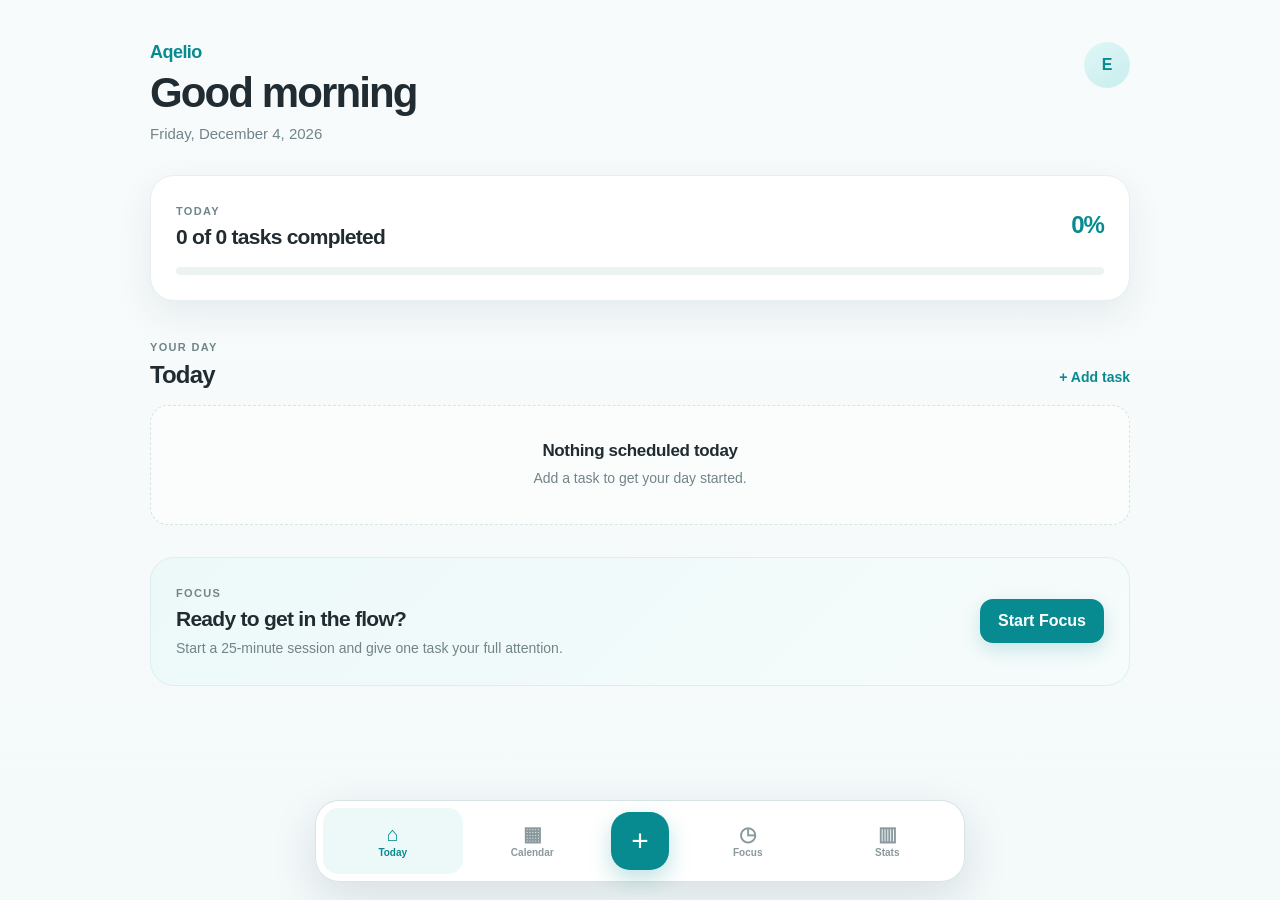
<file: index.html>
<!DOCTYPE html>
<html lang="en">
<head>
    <meta charset="UTF-8">
    <meta name="viewport" content="width=device-width, initial-scale=1.0">

    <title>Aqelio</title>

    <!-- Aqelio PWA -->
    <link rel="manifest" href="manifest.json">
    <meta name="theme-color" content="#0f929d">
    <meta name="mobile-web-app-capable" content="yes">
    <meta name="apple-mobile-web-app-capable" content="yes">
    <meta name="apple-mobile-web-app-status-bar-style" content="default">
    <meta name="apple-mobile-web-app-title" content="Aqelio">

    <link rel="stylesheet" href="style.css">
    <link rel="icon" type="image/jpeg" href="Aqelio.jpg">
</head>

<body>

<div class="app-shell">

    <main class="app">

        <!-- ================= HOME ================= -->

        <section id="home-screen" class="screen active">

            <header class="home-header">

                <div>
                    <div class="brand">Aqelio</div>

                    <h1>Good morning</h1>

                    <p id="current-date"></p>
                </div>

                <div class="avatar">E</div>

            </header>


            <section class="progress-card">

                <div class="progress-copy">

                    <span class="eyebrow">TODAY</span>

                    <h2 id="progress-text">
                        0 of 0 tasks completed
                    </h2>

                </div>

                <div class="progress-right">

                    <strong id="progress-percent">
                        0%
                    </strong>

                </div>

                <div class="progress-track">

                    <div id="progress-fill"></div>

                </div>

            </section>


            <div class="section-header">

                <div>

                    <span class="eyebrow">
                        YOUR DAY
                    </span>

                    <h2>Today</h2>

                </div>

                <button
                    id="add-task-top"
                    class="link-button"
                    type="button"
                >
                    + Add task
                </button>

            </div>


            <div id="task-list" class="task-list"></div>


            <section class="home-focus-card">

                <div>

                    <span class="eyebrow">
                        FOCUS
                    </span>

                    <h2>
                        Ready to get in the flow?
                    </h2>

                    <p>
                        Start a 25-minute session and give one task your full attention.
                    </p>

                </div>

                <button
                    id="home-focus-button"
                    class="primary-button"
                    type="button"
                >
                    Start Focus
                </button>

            </section>

        </section>


        <!-- ================= CALENDAR ================= -->

        <section id="calendar-screen" class="screen">

            <header class="page-header">

                <div>

                    <div class="brand small">
                        Aqelio
                    </div>

                    <h1 id="calendar-month"></h1>

                </div>

                <div class="month-controls">

                    <button
                        id="previous-month"
                        class="square-button"
                        type="button"
                    >
                        ‹
                    </button>

                    <button
                        id="next-month"
                        class="square-button"
                        type="button"
                    >
                        ›
                    </button>

                </div>

            </header>


            <section class="calendar-card">

                <div class="weekdays">

                    <span>Sun</span>
                    <span>Mon</span>
                    <span>Tue</span>
                    <span>Wed</span>
                    <span>Thu</span>
                    <span>Fri</span>
                    <span>Sat</span>

                </div>

                <div
                    id="calendar-grid"
                    class="calendar-grid"
                ></div>

            </section>


            <div class="section-header">

                <div>

                    <span class="eyebrow">
                        SELECTED DAY
                    </span>

                    <h2 id="selected-date-title"></h2>

                </div>

                <button
                    id="add-task-calendar"
                    class="link-button"
                    type="button"
                >
                    + Add task
                </button>

            </div>


            <div
                id="calendar-task-list"
                class="task-list"
            ></div>

        </section>


        <!-- ================= FOCUS ================= -->

        <section id="focus-screen" class="screen">

            <header class="page-header">

                <div>

                    <div class="brand small">
                        Aqelio
                    </div>

                    <h1>Focus</h1>

                </div>

            </header>


            <section class="focus-screen-card">

                <div class="timer-ring">

                    <span id="focus-time">
                        25:00
                    </span>

                </div>

                <span class="eyebrow">
                    POMODORO
                </span>

                <h2>
                    Focus on what matters
                </h2>

                <p>
                    Work distraction-free for 25 minutes.
                </p>


                <div class="focus-buttons">

                    <button
                        id="start-focus-button"
                        class="primary-button"
                        type="button"
                    >
                        Start Focus
                    </button>

                    <button
                        id="reset-focus-button"
                        class="secondary-button"
                        type="button"
                    >
                        Reset
                    </button>

                </div>

            </section>

        </section>


        <!-- ================= STATS ================= -->

        <section id="stats-screen" class="screen">

            <header class="page-header">

                <div>

                    <div class="brand small">
                        Aqelio
                    </div>

                    <h1>Stats</h1>

                </div>

            </header>


            <div class="stats-grid">

                <article class="stat-card">

                    <span class="eyebrow">
                        COMPLETED
                    </span>

                    <strong id="total-completed">
                        0
                    </strong>

                    <p>
                        Tasks
                    </p>

                </article>


                <article class="stat-card">

                    <span class="eyebrow">
                        FOCUS
                    </span>

                    <strong id="total-focus">
                        0
                    </strong>

                    <p>
                        Sessions
                    </p>

                </article>


                <article class="stat-card">

                    <span class="eyebrow">
                        MINUTES
                    </span>

                    <strong id="total-minutes">
                        0
                    </strong>

                    <p>
                        Completed
                    </p>

                </article>

            </div>

        </section>

    </main>


    <!-- ================= NAVIGATION ================= -->

    <nav class="bottom-nav">

        <button
            id="nav-home"
            class="nav-item active"
            type="button"
        >

            <span class="nav-symbol">
                ⌂
            </span>

            <span>
                Today
            </span>

        </button>


        <button
            id="nav-calendar"
            class="nav-item"
            type="button"
        >

            <span class="nav-symbol">
                ▦
            </span>

            <span>
                Calendar
            </span>

        </button>


        <button
            id="add-task-main"
            class="main-add-button"
            type="button"
            aria-label="Add task"
        >
            +
        </button>


        <button
            id="nav-focus"
            class="nav-item"
            type="button"
        >

            <span class="nav-symbol">
                ◷
            </span>

            <span>
                Focus
            </span>

        </button>


        <button
            id="nav-stats"
            class="nav-item"
            type="button"
        >

            <span class="nav-symbol">
                ▥
            </span>

            <span>
                Stats
            </span>

        </button>

    </nav>

</div>


<!-- ================= TASK MODAL ================= -->

<div
    id="task-modal"
    class="modal"
>

    <div
        id="modal-overlay"
        class="modal-overlay"
    ></div>


    <div class="modal-panel">

        <div class="modal-header">

            <div>

                <span class="eyebrow">
                    <span id="modal-eyebrow">
                        NEW TASK
                    </span>
                </span>

                <h2 id="modal-title">
                    Add a task
                </h2>

            </div>


            <button
                id="close-modal"
                class="modal-close"
                type="button"
                aria-label="Close"
            >
                ×
            </button>

        </div>


        <!-- TASK -->

        <label for="task-title">
            Task
        </label>

        <input
            id="task-title"
            type="text"
            placeholder="What do you need to do?"
        >


        <!-- DATE -->

        <label for="task-date">
            Date
        </label>

        <input
            id="task-date"
            type="date"
        >


        <!-- TIME -->

        <div class="form-section">

            <label for="task-time">
                Time
            </label>

            <input
                id="task-time"
                type="time"
            >

        </div>


        <!-- REMINDER -->

        <div class="form-section">

            <label for="task-reminder">
                Reminder
            </label>

            <select id="task-reminder">

                <option value="none">
                    No reminder
                </option>

                <option value="at-time">
                    At task time
                </option>

                <option value="10">
                    10 minutes before
                </option>

                <option value="30">
                    30 minutes before
                </option>

                <option value="60">
                    1 hour before
                </option>

            </select>

            <p class="form-help">
                Reminders need a task time to work.
            </p>

        </div>


        <!-- REPEAT -->

        <div class="form-section">

            <label for="task-repeat">
                Repeat
            </label>

            <select id="task-repeat">

                <option value="none">
                    Does not repeat
                </option>

                <option value="daily">
                    Daily
                </option>

                <option value="weekdays">
                    Weekdays
                </option>

                <option value="weekly">
                    Weekly
                </option>

                <option value="monthly">
                    Monthly
                </option>

            </select>

            <p class="form-help">
                Repeating tasks automatically appear on future dates.
            </p>

        </div>


        <!-- CATEGORY -->

        <div class="form-section">

            <div class="form-section-header">

                <label>
                    Category
                </label>

                <button
                    id="show-category-form"
                    class="link-button"
                    type="button"
                >
                    + New
                </button>

            </div>


            <div
                id="category-list"
                class="category-list"
            ></div>


            <div
                id="category-form"
                class="category-form hidden"
            >

                <input
                    id="category-name"
                    type="text"
                    placeholder="Category name"
                >


                <div class="category-form-actions">

                    <button
                        id="cancel-category"
                        class="secondary-button"
                        type="button"
                    >
                        Cancel
                    </button>


                    <button
                        id="save-category"
                        class="primary-button"
                        type="button"
                    >
                        Save
                    </button>

                </div>

            </div>

        </div>


        <!-- DURATION -->

        <div class="form-section">

            <label>
                Estimated time
            </label>


            <div class="duration-grid">

                <button
                    class="duration-button"
                    data-duration="15"
                    type="button"
                >
                    15 min
                </button>


                <button
                    class="duration-button selected"
                    data-duration="25"
                    type="button"
                >
                    25 min
                </button>


                <button
                    class="duration-button"
                    data-duration="45"
                    type="button"
                >
                    45 min
                </button>


                <button
                    class="duration-button"
                    data-duration="60"
                    type="button"
                >
                    60 min
                </button>

            </div>


            <input
                id="custom-duration"
                type="number"
                min="1"
                placeholder="Custom minutes"
            >

        </div>


        <button
            id="save-task"
            class="primary-button save-task-button"
            type="button"
        >
            Add Task
        </button>

    </div>

</div>


<script src="app.js"></script>

<script>
    if ("serviceWorker" in navigator) {
        window.addEventListener("load", () => {
            navigator.serviceWorker
                .register("./sw.js", {
                    scope: "./"
                })
                .then((registration) => {
                    console.log(
                        "Aqelio service worker registered:",
                        registration.scope
                    );
                })
                .catch((error) => {
                    console.error(
                        "Aqelio service worker registration failed:",
                        error
                    );
                });
        });
    }
</script>

</body>
</html>
</file>
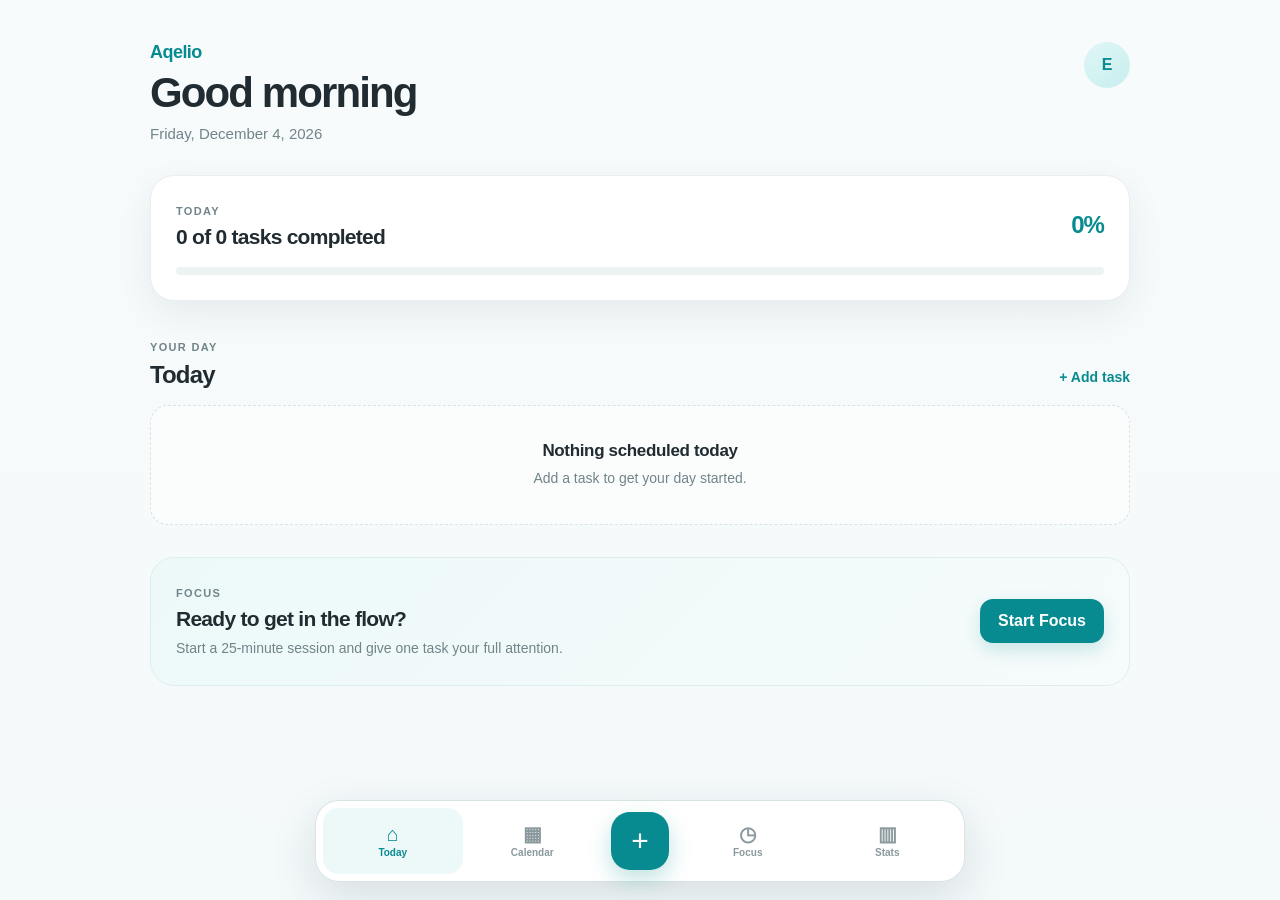
<file: index_reminders.html>
<!DOCTYPE html>
<html lang="en">
<head>
    <meta charset="UTF-8">
    <meta name="viewport" content="width=device-width, initial-scale=1.0">
    <title>Aqelio</title>
    <link rel="stylesheet" href="style.css">
    <link rel="icon" type="image/png" href="Aqelio.jpg">
</head>

<body>

<div class="app-shell">

    <main class="app">

        <!-- ================= HOME ================= -->

        <section id="home-screen" class="screen active">

            <header class="home-header">

                <div>
                    <div class="brand">Aqelio</div>

                    <h1>Good morning</h1>

                    <p id="current-date"></p>
                </div>

                <div class="avatar">E</div>

            </header>


            <section class="progress-card">

                <div class="progress-copy">

                    <span class="eyebrow">TODAY</span>

                    <h2 id="progress-text">
                        0 of 0 tasks completed
                    </h2>

                </div>

                <div class="progress-right">

                    <strong id="progress-percent">
                        0%
                    </strong>

                </div>

                <div class="progress-track">

                    <div id="progress-fill"></div>

                </div>

            </section>


            <div class="section-header">

                <div>

                    <span class="eyebrow">
                        YOUR DAY
                    </span>

                    <h2>Today</h2>

                </div>

                <button
                    id="add-task-top"
                    class="link-button"
                    type="button"
                >
                    + Add task
                </button>

            </div>


            <div id="task-list" class="task-list"></div>


            <section class="home-focus-card">

                <div>

                    <span class="eyebrow">
                        FOCUS
                    </span>

                    <h2>
                        Ready to get in the flow?
                    </h2>

                    <p>
                        Start a 25-minute session and give one task your full attention.
                    </p>

                </div>

                <button
                    id="home-focus-button"
                    class="primary-button"
                    type="button"
                >
                    Start Focus
                </button>

            </section>

        </section>


        <!-- ================= CALENDAR ================= -->

        <section id="calendar-screen" class="screen">

            <header class="page-header">

                <div>

                    <div class="brand small">
                        Aqelio
                    </div>

                    <h1 id="calendar-month"></h1>

                </div>

                <div class="month-controls">

                    <button
                        id="previous-month"
                        class="square-button"
                        type="button"
                    >
                        ‹
                    </button>

                    <button
                        id="next-month"
                        class="square-button"
                        type="button"
                    >
                        ›
                    </button>

                </div>

            </header>


            <section class="calendar-card">

                <div class="weekdays">

                    <span>Sun</span>
                    <span>Mon</span>
                    <span>Tue</span>
                    <span>Wed</span>
                    <span>Thu</span>
                    <span>Fri</span>
                    <span>Sat</span>

                </div>

                <div
                    id="calendar-grid"
                    class="calendar-grid"
                ></div>

            </section>


            <div class="section-header">

                <div>

                    <span class="eyebrow">
                        SELECTED DAY
                    </span>

                    <h2 id="selected-date-title"></h2>

                </div>

                <button
                    id="add-task-calendar"
                    class="link-button"
                    type="button"
                >
                    + Add task
                </button>

            </div>


            <div
                id="calendar-task-list"
                class="task-list"
            ></div>

        </section>


        <!-- ================= FOCUS ================= -->

        <section id="focus-screen" class="screen">

            <header class="page-header">

                <div>

                    <div class="brand small">
                        Aqelio
                    </div>

                    <h1>Focus</h1>

                </div>

            </header>


            <section class="focus-screen-card">

                <div class="timer-ring">

                    <span id="focus-time">
                        25:00
                    </span>

                </div>

                <span class="eyebrow">
                    POMODORO
                </span>

                <h2>
                    Focus on what matters
                </h2>

                <p>
                    Work distraction-free for 25 minutes.
                </p>


                <div class="focus-buttons">

                    <button
                        id="start-focus-button"
                        class="primary-button"
                        type="button"
                    >
                        Start Focus
                    </button>

                    <button
                        id="reset-focus-button"
                        class="secondary-button"
                        type="button"
                    >
                        Reset
                    </button>

                </div>

            </section>

        </section>


        <!-- ================= STATS ================= -->

        <section id="stats-screen" class="screen">

            <header class="page-header">

                <div>

                    <div class="brand small">
                        Aqelio
                    </div>

                    <h1>Stats</h1>

                </div>

            </header>


            <div class="stats-grid">

                <article class="stat-card">

                    <span class="eyebrow">
                        COMPLETED
                    </span>

                    <strong id="total-completed">
                        0
                    </strong>

                    <p>
                        Tasks
                    </p>

                </article>


                <article class="stat-card">

                    <span class="eyebrow">
                        FOCUS
                    </span>

                    <strong id="total-focus">
                        0
                    </strong>

                    <p>
                        Sessions
                    </p>

                </article>


                <article class="stat-card">

                    <span class="eyebrow">
                        MINUTES
                    </span>

                    <strong id="total-minutes">
                        0
                    </strong>

                    <p>
                        Completed
                    </p>

                </article>

            </div>

        </section>

    </main>


    <!-- ================= NAVIGATION ================= -->

    <nav class="bottom-nav">

        <button
            id="nav-home"
            class="nav-item active"
            type="button"
        >

            <span class="nav-symbol">
                ⌂
            </span>

            <span>
                Today
            </span>

        </button>


        <button
            id="nav-calendar"
            class="nav-item"
            type="button"
        >

            <span class="nav-symbol">
                ▦
            </span>

            <span>
                Calendar
            </span>

        </button>


        <button
            id="add-task-main"
            class="main-add-button"
            type="button"
            aria-label="Add task"
        >
            +
        </button>


        <button
            id="nav-focus"
            class="nav-item"
            type="button"
        >

            <span class="nav-symbol">
                ◷
            </span>

            <span>
                Focus
            </span>

        </button>


        <button
            id="nav-stats"
            class="nav-item"
            type="button"
        >

            <span class="nav-symbol">
                ▥
            </span>

            <span>
                Stats
            </span>

        </button>

    </nav>

</div>


<!-- ================= TASK MODAL ================= -->

<div
    id="task-modal"
    class="modal"
>

    <div
        id="modal-overlay"
        class="modal-overlay"
    ></div>


    <div class="modal-panel">

        <div class="modal-header">

            <div>

                <span class="eyebrow">
                    <span id="modal-eyebrow">
                        NEW TASK
                    </span>
                </span>

                <h2 id="modal-title">
                    Add a task
                </h2>

            </div>


            <button
                id="close-modal"
                class="modal-close"
                type="button"
                aria-label="Close"
            >
                ×
            </button>

        </div>


        <!-- TASK -->

        <label for="task-title">
            Task
        </label>

        <input
            id="task-title"
            type="text"
            placeholder="What do you need to do?"
        >


        <!-- DATE -->

        <label for="task-date">
            Date
        </label>

        <input
            id="task-date"
            type="date"
        >


        <!-- TIME -->

        <div class="form-section">

            <label for="task-time">
                Time
            </label>

            <input
                id="task-time"
                type="time"
            >

        </div>


        <!-- REMINDER -->

        <div class="form-section">

            <label for="task-reminder">
                Reminder
            </label>

            <select id="task-reminder">

                <option value="none">
                    No reminder
                </option>

                <option value="at-time">
                    At task time
                </option>

                <option value="10">
                    10 minutes before
                </option>

                <option value="30">
                    30 minutes before
                </option>

                <option value="60">
                    1 hour before
                </option>

            </select>

            <p class="form-help">
                Reminders need a task time to work.
            </p>

        </div>


        <!-- REPEAT -->

        <div class="form-section">

            <label for="task-repeat">
                Repeat
            </label>

            <select id="task-repeat">

                <option value="none">
                    Does not repeat
                </option>

                <option value="daily">
                    Daily
                </option>

                <option value="weekdays">
                    Weekdays
                </option>

                <option value="weekly">
                    Weekly
                </option>

                <option value="monthly">
                    Monthly
                </option>

            </select>

            <p class="form-help">
                Repeating tasks automatically appear on future dates.
            </p>

        </div>


        <!-- CATEGORY -->

        <div class="form-section">

            <div class="form-section-header">

                <label>
                    Category
                </label>

                <button
                    id="show-category-form"
                    class="link-button"
                    type="button"
                >
                    + New
                </button>

            </div>


            <div
                id="category-list"
                class="category-list"
            ></div>


            <div
                id="category-form"
                class="category-form hidden"
            >

                <input
                    id="category-name"
                    type="text"
                    placeholder="Category name"
                >


                <div class="category-form-actions">

                    <button
                        id="cancel-category"
                        class="secondary-button"
                        type="button"
                    >
                        Cancel
                    </button>


                    <button
                        id="save-category"
                        class="primary-button"
                        type="button"
                    >
                        Save
                    </button>

                </div>

            </div>

        </div>


        <!-- DURATION -->

        <div class="form-section">

            <label>
                Estimated time
            </label>


            <div class="duration-grid">

                <button
                    class="duration-button"
                    data-duration="15"
                    type="button"
                >
                    15 min
                </button>


                <button
                    class="duration-button selected"
                    data-duration="25"
                    type="button"
                >
                    25 min
                </button>


                <button
                    class="duration-button"
                    data-duration="45"
                    type="button"
                >
                    45 min
                </button>


                <button
                    class="duration-button"
                    data-duration="60"
                    type="button"
                >
                    60 min
                </button>

            </div>


            <input
                id="custom-duration"
                type="number"
                min="1"
                placeholder="Custom minutes"
            >

        </div>


        <button
            id="save-task"
            class="primary-button save-task-button"
            type="button"
        >
            Add Task
        </button>

    </div>

</div>


<script src="app.js"></script>

</body>
</html>
</file>
<file: style.css>
/* =========================================================
   AQELIO
   Complete Style
   ========================================================= */

:root {

    --aqua: #078b91;
    --aqua-dark: #06777c;
    --aqua-light: #e8f7f7;

    --ink: #202c31;
    --muted: #718489;
    --soft-text: #91a1a5;

    --border: #d7e3e5;
    --border-light: #e9eff0;

    --white: #ffffff;
    --page: #f7fafb;

    --shadow:
        0 12px 35px rgba(31, 55, 60, 0.08);

    --radius-large: 24px;
    --radius-medium: 18px;
    --radius-small: 13px;

    --nav-height: 82px;
}


/* =========================================================
   RESET
   ========================================================= */

* {
    box-sizing: border-box;
}


html {
    min-height: 100%;
}


body {

    margin: 0;

    min-height: 100vh;

    background:
        linear-gradient(
            180deg,
            #f8fbfc 0%,
            #f4f9fa 100%
        );

    color: var(--ink);

    font-family:
        Inter,
        -apple-system,
        BlinkMacSystemFont,
        "Segoe UI",
        sans-serif;

    -webkit-font-smoothing: antialiased;
}


button,
input,
select {

    font: inherit;
}


button {

    cursor: pointer;
}


button:focus-visible,
input:focus-visible,
select:focus-visible {

    outline:
        3px solid rgba(
            7,
            139,
            145,
            0.18
        );

    outline-offset: 2px;
}


/* =========================================================
   APP SHELL
   ========================================================= */

.app-shell {

    min-height: 100vh;

    display: flex;

    justify-content: center;

    padding:
        0 18px;
}


.app {

    width: 100%;

    max-width: 980px;

    min-height: 100vh;

    padding:
        42px
        0
        calc(
            var(--nav-height) +
            42px
        );
}


/* =========================================================
   SCREENS
   ========================================================= */

.screen {

    display: none;
}


.screen.active {

    display: block;
}


/* =========================================================
   TYPOGRAPHY
   ========================================================= */

.brand {

    color: var(--aqua);

    font-size: 18px;

    font-weight: 800;

    letter-spacing:
        -0.03em;

    margin-bottom: 8px;
}


.brand.small {

    font-size: 15px;

    margin-bottom: 5px;
}


h1,
h2,
h3,
p {

    margin-top: 0;
}


h1 {

    margin-bottom: 7px;

    font-size:
        clamp(
            30px,
            4vw,
            42px
        );

    line-height: 1.05;

    letter-spacing:
        -0.045em;

    font-weight: 800;
}


h2 {

    margin-bottom: 0;

    font-size: 24px;

    line-height: 1.15;

    letter-spacing:
        -0.035em;

    font-weight: 800;
}


h3 {

    margin-bottom: 0;

    font-size: 17px;

    line-height: 1.25;

    font-weight: 750;

    letter-spacing:
        -0.02em;
}


p {

    color: var(--muted);

    line-height: 1.55;
}


.eyebrow {

    display: inline-block;

    margin-bottom: 8px;

    color: var(--muted);

    font-size: 11px;

    line-height: 1;

    font-weight: 800;

    letter-spacing:
        0.12em;
}


/* =========================================================
   HOME HEADER
   ========================================================= */

.home-header {

    display: flex;

    align-items: flex-start;

    justify-content: space-between;

    gap: 20px;

    margin-bottom: 30px;
}


.home-header > div:first-child {

    min-width: 0;
}


#current-date {

    margin: 0;

    color: var(--muted);

    font-size: 15px;
}


.avatar {

    width: 46px;

    height: 46px;

    flex:
        0 0 46px;

    display: flex;

    align-items: center;

    justify-content: center;

    border-radius: 50%;

    background:
        linear-gradient(
            145deg,
            #dff6f6,
            #c9eeee
        );

    color: var(--aqua);

    font-weight: 800;
}


/* =========================================================
   PROGRESS CARD
   ========================================================= */

.progress-card {

    position: relative;

    display: grid;

    grid-template-columns:
        1fr
        auto;

    gap: 10px;

    padding: 25px;

    margin-bottom: 36px;

    border:
        1px solid var(--border-light);

    border-radius:
        var(--radius-large);

    background: var(--white);

    box-shadow:
        var(--shadow);

    overflow: hidden;
}


.progress-copy h2 {

    font-size: 21px;
}


.progress-right {

    display: flex;

    align-items: center;
}


.progress-right strong {

    color: var(--aqua);

    font-size: 24px;

    letter-spacing:
        -0.04em;
}


.progress-track {

    grid-column:
        1 / -1;

    height: 8px;

    margin-top: 8px;

    border-radius: 999px;

    background:
        #edf2f3;

    overflow: hidden;
}


#progress-fill {

    width: 0%;

    height: 100%;

    border-radius: inherit;

    background:
        linear-gradient(
            90deg,
            #078b91,
            #3db7bb
        );

    transition:
        width 0.3s ease;
}


/* =========================================================
   SECTION HEADER
   ========================================================= */

.section-header {

    display: flex;

    align-items: flex-end;

    justify-content: space-between;

    gap: 20px;

    margin:
        0 0
        16px;
}


/* =========================================================
   BUTTONS
   ========================================================= */

.link-button {

    padding: 4px 0;

    border: none;

    background:
        transparent;

    color: var(--aqua);

    font-weight: 750;

    font-size: 14px;
}


.link-button:hover {

    color:
        var(--aqua-dark);
}


.primary-button,
.secondary-button {

    min-height: 44px;

    padding:
        0 18px;

    border-radius:
        var(--radius-small);

    font-weight: 750;

    border: none;

    transition:
        transform 0.15s ease,
        background 0.15s ease,
        box-shadow 0.15s ease;
}


.primary-button {

    background:
        var(--aqua);

    color:
        var(--white);

    box-shadow:
        0 7px 18px
        rgba(
            7,
            139,
            145,
            0.18
        );
}


.primary-button:hover {

    background:
        var(--aqua-dark);

    transform:
        translateY(-1px);
}


.secondary-button {

    background:
        #eef3f4;

    color:
        var(--ink);
}


.secondary-button:hover {

    background:
        #e4ebed;
}


/* =========================================================
   TASK LIST
   ========================================================= */

.task-list {

    display: flex;

    flex-direction: column;

    gap: 11px;

    margin-bottom: 32px;
}


.task-card {

    display: grid;

    grid-template-columns:
        auto
        1fr
        auto;

    align-items: center;

    gap: 14px;

    min-width: 0;

    padding:
        15px 16px;

    border:
        1px solid var(--border-light);

    border-radius:
        var(--radius-medium);

    background:
        var(--white);

    box-shadow:
        0 5px 18px
        rgba(
            35,
            60,
            65,
            0.045
        );

    transition:
        border-color 0.18s ease,
        box-shadow 0.18s ease,
        opacity 0.18s ease;
}


.task-card:hover {

    border-color:
        #cbdcde;

    box-shadow:
        0 8px 24px
        rgba(
            35,
            60,
            65,
            0.075
        );
}


.task-card.completed {

    opacity: 0.58;
}


.task-card.completed h3 {

    text-decoration:
        line-through;

    text-decoration-thickness:
        1.5px;
}


.task-check {

    width: 28px;

    height: 28px;

    padding: 0;

    display: flex;

    align-items: center;

    justify-content: center;

    flex:
        0 0 28px;

    border:
        2px solid
        #cbd9db;

    border-radius: 50%;

    background:
        var(--white);

    color:
        var(--aqua);

    font-size: 14px;

    font-weight: 900;
}


.task-card.completed
.task-check {

    border-color:
        var(--aqua);

    background:
        var(--aqua);

    color:
        var(--white);
}


.task-main {

    min-width: 0;
}


.task-main h3 {

    overflow:
        hidden;

    text-overflow:
        ellipsis;

    white-space:
        nowrap;
}


.task-meta {

    display: flex;

    align-items: center;

    flex-wrap: wrap;

    gap: 6px;

    margin-top: 6px;

    color:
        var(--soft-text);

    font-size: 12px;

    line-height: 1.4;
}


.task-category {

    display: inline-flex;

    align-items: center;

    min-height: 22px;

    padding:
        3px 8px;

    border-radius:
        999px;

    background:
        color-mix(
            in srgb,
            var(--category-color) 10%,
            white
        );

    color:
        var(--category-color);

    font-weight: 750;
}


.task-actions {

    display: flex;

    align-items: center;

    gap: 4px;
}


.task-focus-trigger,
.task-edit-trigger,
.task-delete-trigger {

    border: none;

    background:
        transparent;

    color:
        var(--muted);

    border-radius:
        8px;

    font-size: 12px;

    font-weight: 700;

    padding:
        7px 8px;
}


.task-focus-trigger:hover,
.task-edit-trigger:hover {

    background:
        #f1f5f6;

    color:
        var(--ink);
}


.task-delete-trigger {

    color:
        #a9b5b7;

    font-size: 20px;

    line-height: 1;
}


.task-delete-trigger:hover {

    color:
        #b75d66;

    background:
        #fff1f2;
}


/* =========================================================
   EMPTY STATE
   ========================================================= */

.empty-state {

    padding:
        34px 20px;

    text-align:
        center;

    border:
        1px dashed
        var(--border);

    border-radius:
        var(--radius-medium);

    background:
        rgba(
            255,
            255,
            255,
            0.6
        );
}


.empty-state h3 {

    margin-bottom: 7px;
}


.empty-state p {

    margin-bottom: 0;

    font-size: 14px;
}


/* =========================================================
   HOME FOCUS CARD
   ========================================================= */

.home-focus-card {

    display: flex;

    align-items: center;

    justify-content: space-between;

    gap: 25px;

    padding:
        25px;

    margin-top: 12px;

    border-radius:
        var(--radius-large);

    background:
        linear-gradient(
            135deg,
            #edf9f9,
            #f6fbfb
        );

    border:
        1px solid
        #dceff0;
}


.home-focus-card h2 {

    font-size: 21px;

    margin-bottom: 7px;
}


.home-focus-card p {

    margin-bottom: 0;

    max-width: 560px;

    font-size: 14px;
}


/* =========================================================
   PAGE HEADER
   ========================================================= */

.page-header {

    display: flex;

    align-items: center;

    justify-content: space-between;

    gap: 20px;

    margin-bottom: 28px;
}


.month-controls {

    display: flex;

    gap: 7px;
}


.square-button {

    width: 40px;

    height: 40px;

    padding: 0;

    border:
        1px solid
        var(--border);

    border-radius:
        12px;

    background:
        var(--white);

    color:
        var(--ink);

    font-size: 24px;

    line-height: 1;
}


.square-button:hover {

    border-color:
        #b8cfd2;

    background:
        #f5f9fa;
}


/* =========================================================
   CALENDAR
   ========================================================= */

.calendar-card {

    padding:
        18px;

    margin-bottom:
        34px;

    border:
        1px solid
        var(--border-light);

    border-radius:
        var(--radius-large);

    background:
        var(--white);

    box-shadow:
        var(--shadow);
}


.weekdays,
.calendar-grid {

    display: grid;

    grid-template-columns:
        repeat(
            7,
            minmax(0, 1fr)
        );
}


.weekdays {

    margin-bottom:
        8px;
}


.weekdays span {

    text-align:
        center;

    color:
        var(--soft-text);

    font-size: 11px;

    font-weight: 800;

    letter-spacing:
        0.04em;
}


.calendar-day {

    position: relative;

    min-height:
        68px;

    padding:
        9px;

    border:
        1px solid
        transparent;

    border-radius:
        13px;

    background:
        transparent;

    color:
        var(--ink);

    text-align:
        left;
}


.calendar-day:hover {

    background:
        #f2f8f8;
}


.calendar-day.outside {

    color:
        #c1ccce;

    cursor:
        default;
}


.calendar-day.selected {

    background:
        var(--aqua-light);

    border-color:
        rgba(
            7,
            139,
            145,
            0.35
        );
}


.calendar-day.today
.calendar-day-number {

    color:
        var(--aqua);

    font-weight:
        900;
}


.calendar-day-number {

    display:
        inline-flex;

    align-items:
        center;

    justify-content:
        center;

    width:
        26px;

    height:
        26px;

    border-radius:
        50%;

    font-size:
        13px;
}


.calendar-task-dot {

    position:
        absolute;

    left:
        50%;

    bottom:
        7px;

    width:
        5px;

    height:
        5px;

    transform:
        translateX(-50%);

    border-radius:
        50%;

    background:
        var(--aqua);
}


/* =========================================================
   MODAL
   ========================================================= */

.modal {

    position:
        fixed;

    inset:
        0;

    z-index:
        1000;

    display:
        none;

    align-items:
        flex-end;

    justify-content:
        center;
}


.modal.active {

    display:
        flex;
}


.modal-overlay {

    position:
        absolute;

    inset:
        0;

    background:
        rgba(
            19,
            31,
            35,
            0.32
        );

    backdrop-filter:
        blur(4px);
}


.modal-panel {

    position:
        relative;

    width:
        min(
            100%,
            720px
        );

    max-height:
        92vh;

    overflow-y:
        auto;

    padding:
        28px;

    border-radius:
        28px
        28px
        0
        0;

    background:
        var(--white);

    box-shadow:
        0 -20px
        50px
        rgba(
            25,
            50,
            55,
            0.16
        );
}


.modal-header {

    display:
        flex;

    align-items:
        flex-start;

    justify-content:
        space-between;

    gap:
        20px;

    margin-bottom:
        24px;
}


.modal-header h2 {

    font-size:
        28px;
}


.modal-close {

    width:
        38px;

    height:
        38px;

    padding:
        0;

    border:
        none;

    border-radius:
        50%;

    background:
        #f1f5f6;

    color:
        var(--muted);

    font-size:
        25px;

    line-height:
        1;
}


.modal-close:hover {

    background:
        #e8edef;

    color:
        var(--ink);
}


/* =========================================================
   FORM
   ========================================================= */

.modal-panel > label,
.form-section > label {

    display:
        block;

    margin-bottom:
        8px;

    color:
        var(--ink);

    font-size:
        14px;

    font-weight:
        750;
}


.modal-panel input[type="text"],
.modal-panel input[type="date"],
.modal-panel input[type="time"],
.modal-panel input[type="number"],
.modal-panel select {

    width:
        100%;

    min-height:
        48px;

    padding:
        0 14px;

    border:
        1.5px solid
        var(--border);

    border-radius:
        14px;

    background:
        #fbfcfc;

    color:
        var(--ink);

    font-size:
        15px;

    transition:
        border-color 0.15s ease,
        box-shadow 0.15s ease;
}


.modal-panel input:focus,
.modal-panel select:focus {

    border-color:
        rgba(
            7,
            139,
            145,
            0.55
        );

    box-shadow:
        0 0 0 4px
        rgba(
            7,
            139,
            145,
            0.08
        );

    outline:
        none;
}


.modal-panel
input::placeholder {

    color:
        #a2afb2;
}


.form-section {

    margin-top:
        22px;
}


.form-help {

    margin:
        7px 0
        0;

    color:
        var(--soft-text);

    font-size:
        12px;
}


/* =========================================================
   REPEAT SYSTEM
   ========================================================= */

/*
   Hide the original repeat select visually
   but keep it in the DOM for the app.
*/

.aqelio-repeat-type-select {

    appearance:
        none;

    display:
        block;
}


/*
   The original select remains the main
   repeat type selector.
*/

#task-repeat {

    margin-bottom:
        4px;
}


/*
   Custom weekly controls
*/

.repeat-custom-controls {

    display:
        none;

    margin-top:
        12px;

    padding:
        15px;

    border:
        1px solid
        #dce8e9;

    border-radius:
        16px;

    background:
        #f7fbfb;
}


.repeat-custom-controls.visible {

    display:
        block;
}


.repeat-schedule-row {

    display:
        flex;

    align-items:
        center;

    flex-wrap:
        wrap;

    gap:
        9px;
}


.repeat-prefix {

    color:
        var(--ink);

    font-size:
        15px;

    font-weight:
        650;

    white-space:
        nowrap;
}


.repeat-on {

    margin-left:
        2px;
}


.repeat-control-select {

    width:
        auto !important;

    min-width:
        168px;

    min-height:
        44px !important;

    padding:
        0 38px
        0 13px !important;

    border:
        1px solid
        #cfdfe1 !important;

    border-radius:
        12px !important;

    background:
        var(--white) !important;

    color:
        var(--ink) !important;

    font-size:
        14px !important;

    font-weight:
        700;

    cursor:
        pointer;
}


.repeat-control-select:hover {

    border-color:
        #aac7ca !important;
}


.repeat-day-select {

    min-width:
        135px;
}


@media (
    max-width: 560px
) {

    .repeat-schedule-row {

        align-items:
            flex-start;

    }


    .repeat-control-select {

        width:
            100% !important;

    }


    .repeat-on {

        width:
            100%;

        margin:
            2px 0 0;

    }

}


/* =========================================================
   CATEGORY
   ========================================================= */

.form-section-header {

    display:
        flex;

    align-items:
        center;

    justify-content:
        space-between;

    gap:
        15px;

    margin-bottom:
        10px;
}


.form-section-header label {

    margin:
        0;

    color:
        var(--ink);

    font-size:
        14px;

    font-weight:
        750;
}


.category-list {

    display:
        flex;

    flex-direction:
        column;

    gap:
        8px;
}


/*
   Category is now one clean rectangle.
*/

.category-button {

    width:
        100%;

    min-height:
        50px;

    display:
        flex;

    align-items:
        center;

    justify-content:
        space-between;

    gap:
        10px;

    padding:
        0 10px
        0 15px;

    border:
        1.5px solid
        var(--border);

    border-radius:
        15px;

    background:
        var(--white);

    color:
        var(--ink);

    text-align:
        left;

    transition:
        border-color 0.15s ease,
        background 0.15s ease,
        box-shadow 0.15s ease;
}


.category-button:hover {

    border-color:
        #b8d1d3;

    background:
        #fbfdfd;
}


.category-button.selected {

    border-color:
        var(--aqua);

    background:
        #f1fafa;

    box-shadow:
        0 0 0 1px
        rgba(
            7,
            139,
            145,
            0.05
        );
}


.category-button-main {

    display:
        flex;

    align-items:
        center;

    gap:
        10px;

    min-width:
        0;
}


.category-dot {

    width:
        12px;

    height:
        12px;

    flex:
        0 0 12px;

    border-radius:
        50%;
}


.category-name-text {

    overflow:
        hidden;

    text-overflow:
        ellipsis;

    white-space:
        nowrap;

    font-size:
        14px;

    font-weight:
        750;
}


/*
   Subtle delete button INSIDE the rectangle.
*/

.category-delete {

    width:
        30px;

    height:
        30px;

    flex:
        0 0 30px;

    display:
        flex;

    align-items:
        center;

    justify-content:
        center;

    border-radius:
        9px;

    color:
        #c1ccce;

    font-size:
        18px;

    font-weight:
        500;

    opacity:
        0.65;

    transition:
        background 0.15s ease,
        color 0.15s ease,
        opacity 0.15s ease;
}


.category-delete:hover,
.category-delete:focus {

    color:
        #a8666d;

    background:
        #fff1f2;

    opacity:
        1;

    outline:
        none;
}


/*
   Category creation form
*/

.category-form {

    margin-top:
        10px;

    padding:
        14px;

    border:
        1px solid
        var(--border-light);

    border-radius:
        15px;

    background:
        #f9fbfb;
}


.category-form.hidden {

    display:
        none;
}


.category-form
input[type="text"] {

    width:
        100%;

    margin-bottom:
        12px;
}


/*
   New category color picker.
   It only exists/appears while the
   new-category form is open.
*/

.category-color-row {

    display:
        flex;

    align-items:
        center;

    justify-content:
        space-between;

    gap:
        15px;

    margin-bottom:
        14px;

    padding:
        11px 12px;

    border:
        1px solid
        var(--border);

    border-radius:
        12px;

    background:
        var(--white);
}


.category-color-row label {

    color:
        var(--ink);

    font-size:
        13px;

    font-weight:
        750;
}


.category-color-input-wrap {

    display:
        flex;

    align-items:
        center;

    gap:
        9px;
}


#new-category-color {

    width:
        34px;

    height:
        34px;

    padding:
        2px;

    border:
        1px solid
        #d2dfe1;

    border-radius:
        9px;

    background:
        var(--white);

    cursor:
        pointer;
}


#new-category-color-value {

    min-width:
        68px;

    color:
        var(--muted);

    font-size:
        11px;

    font-weight:
        750;

    letter-spacing:
        0.03em;
}


.category-form-actions {

    display:
        flex;

    justify-content:
        flex-end;

    gap:
        8px;
}


.empty-category-state {

    padding:
        15px;

    border:
        1px dashed
        var(--border);

    border-radius:
        13px;

    color:
        var(--muted);

    text-align:
        center;

    font-size:
        13px;
}


/* =========================================================
   DURATION
   ========================================================= */

.duration-grid {

    display:
        grid;

    grid-template-columns:
        repeat(
            4,
            1fr
        );

    gap:
        8px;

    margin-bottom:
        9px;
}


.duration-button {

    min-height:
        48px;

    padding:
        0 8px;

    border:
        1.5px solid
        var(--border);

    border-radius:
        14px;

    background:
        var(--white);

    color:
        var(--ink);

    font-weight:
        750;

    transition:
        border-color 0.15s ease,
        background 0.15s ease,
        color 0.15s ease;
}


.duration-button:hover {

    border-color:
        #b8d0d2;
}


.duration-button.selected {

    border-color:
        var(--aqua);

    background:
        #e8f7f7;

    color:
        var(--aqua);
}


.save-task-button {

    width:
        100%;

    margin-top:
        24px;
}


/* =========================================================
   FOCUS
   ========================================================= */

.focus-screen-card {

    display:
        flex;

    flex-direction:
        column;

    align-items:
        center;

    padding:
        55px 30px;

    border:
        1px solid
        var(--border-light);

    border-radius:
        30px;

    background:
        var(--white);

    box-shadow:
        var(--shadow);

    text-align:
        center;
}


.timer-ring {

    width:
        230px;

    height:
        230px;

    display:
        flex;

    align-items:
        center;

    justify-content:
        center;

    margin-bottom:
        28px;

    border:
        8px solid
        #dff1f2;

    border-top-color:
        var(--aqua);

    border-radius:
        50%;
}


#focus-time {

    color:
        var(--ink);

    font-size:
        45px;

    font-weight:
        800;

    letter-spacing:
        -0.05em;
}


.focus-screen-card h2 {

    margin-bottom:
        8px;
}


.focus-screen-card p {

    margin-bottom:
        24px;
}


.focus-buttons {

    display:
        flex;

    gap:
        9px;
}


/* =========================================================
   STATS
   ========================================================= */

.stats-grid {

    display:
        grid;

    grid-template-columns:
        repeat(
            3,
            1fr
        );

    gap:
        13px;
}


.stat-card {

    padding:
        23px;

    border:
        1px solid
        var(--border-light);

    border-radius:
        var(--radius-medium);

    background:
        var(--white);

    box-shadow:
        var(--shadow);
}


.stat-card strong {

    display:
        block;

    margin:
        5px 0 3px;

    font-size:
        34px;

    line-height:
        1;

    letter-spacing:
        -0.05em;
}


.stat-card p {

    margin:
        0;

    font-size:
        13px;
}


/* =========================================================
   BOTTOM NAV
   ========================================================= */

.bottom-nav {

    position:
        fixed;

    left:
        50%;

    bottom:
        18px;

    z-index:
        900;

    width:
        min(
            calc(
                100% -
                28px
            ),
            650px
        );

    height:
        var(--nav-height);

    transform:
        translateX(-50%);

    display:
        grid;

    grid-template-columns:
        1fr
        1fr
        76px
        1fr
        1fr;

    align-items:
        center;

    padding:
        7px;

    border:
        1px solid
        rgba(
            211,
            225,
            227,
            0.9
        );

    border-radius:
        24px;

    background:
        rgba(
            255,
            255,
            255,
            0.94
        );

    box-shadow:
        0 15px 45px
        rgba(
            27,
            55,
            60,
            0.13
        );

    backdrop-filter:
        blur(18px);
}


.nav-item {

    height:
        100%;

    display:
        flex;

    flex-direction:
        column;

    align-items:
        center;

    justify-content:
        center;

    gap:
        3px;

    border:
        none;

    border-radius:
        15px;

    background:
        transparent;

    color:
        #8a999d;

    font-size:
        10px;

    font-weight:
        700;
}


.nav-symbol {

    font-size:
        20px;

    line-height:
        1;
}


.nav-item:hover {

    background:
        #f3f8f8;

    color:
        var(--ink);
}


.nav-item.active {

    color:
        var(--aqua);

    background:
        #edf8f8;
}


.main-add-button {

    width:
        58px;

    height:
        58px;

    justify-self:
        center;

    padding:
        0;

    border:
        none;

    border-radius:
        19px;

    background:
        var(--aqua);

    color:
        var(--white);

    font-size:
        30px;

    line-height:
        1;

    box-shadow:
        0 9px 22px
        rgba(
            7,
            139,
            145,
            0.25
        );

    transition:
        transform 0.15s ease,
        background 0.15s ease;
}


.main-add-button:hover {

    background:
        var(--aqua-dark);

    transform:
        translateY(-2px);
}


/* =========================================================
   MOBILE
   ========================================================= */

@media (
    max-width: 700px
) {

    .app {

        padding:
            28px
            0
            calc(
                var(--nav-height) +
                32px
            );

    }


    .home-header {

        margin-bottom:
            24px;

    }


    .progress-card {

        padding:
            21px;

    }


    .task-card {

        grid-template-columns:
            auto
            1fr;

        align-items:
            start;

    }


    .task-actions {

        grid-column:
            2;

        justify-content:
            flex-start;

        margin-top:
            -3px;

    }


    .task-delete-trigger {

        margin-left:
            auto;

    }


    .home-focus-card {

        flex-direction:
            column;

        align-items:
            flex-start;

    }


    .home-focus-card
    .primary-button {

        width:
            100%;

    }


    .calendar-card {

        padding:
            12px;

    }


    .calendar-day {

        min-height:
            54px;

        padding:
            6px;

    }


    .stats-grid {

        grid-template-columns:
            1fr;

    }


    .modal-panel {

        padding:
            23px;

    }

}


/* =========================================================
   SMALL MOBILE
   ========================================================= */

@media (
    max-width: 480px
) {

    .app-shell {

        padding:
            0 12px;

    }


    .app {

        padding-top:
            22px;

    }


    h1 {

        font-size:
            31px;

    }


    .duration-grid {

        grid-template-columns:
            repeat(
                2,
                1fr
            );

    }


    .focus-screen-card {

        padding:
            40px 20px;

    }


    .timer-ring {

        width:
            190px;

        height:
            190px;

    }


    #focus-time {

        font-size:
            38px;

    }


    .focus-buttons {

        width:
            100%;

        flex-direction:
            column;

    }


    .focus-buttons button {

        width:
            100%;

    }


    .bottom-nav {

        bottom:
            10px;

        width:
            calc(
                100% -
                18px
            );

    }


    .main-add-button {

        width:
            52px;

        height:
            52px;

        border-radius:
            17px;

    }

}


/* =========================================================
   SCROLLBARS
   ========================================================= */

.modal-panel::-webkit-scrollbar {

    width:
        7px;
}


.modal-panel::-webkit-scrollbar-thumb {

    background:
        #d6e2e4;

    border-radius:
        999px;
}


.modal-panel::-webkit-scrollbar-track {

    background:
        transparent;
}

/* =========================================================
   AQELIO REMINDER CARD
   ========================================================= */

.aqelio-reminder-card {
    position: fixed;
    right: 28px;
    bottom: 28px;

    width: min(380px, calc(100vw - 40px));

    display: flex;
    align-items: flex-start;
    gap: 14px;

    padding: 18px 18px 18px 18px;

    background: rgba(255, 255, 255, 0.98);
    border: 2px solid #d7e5e8;
    border-left: 5px solid #0d929d;

    border-radius: 18px;

    box-shadow:
        0 14px 40px rgba(25, 55, 65, 0.18),
        0 4px 12px rgba(25, 55, 65, 0.08);

    z-index: 99999;

    opacity: 0;
    transform: translateY(18px) scale(0.97);

    pointer-events: none;

    transition:
        opacity 0.25s ease,
        transform 0.25s ease;
}

.aqelio-reminder-card.show {
    opacity: 1;
    transform: translateY(0) scale(1);

    pointer-events: auto;
}

.aqelio-reminder-icon {
    width: 42px;
    height: 42px;

    flex-shrink: 0;

    display: flex;
    align-items: center;
    justify-content: center;

    border-radius: 12px;

    background: #e5f5f6;

    font-size: 20px;
}

.aqelio-reminder-content {
    min-width: 0;
    flex: 1;
}

.aqelio-reminder-title {
    margin-bottom: 3px;

    font-size: 14px;
    font-weight: 700;

    color: #0d929d;
}

.aqelio-reminder-task {
    font-size: 17px;
    font-weight: 700;

    color: #202d32;

    overflow-wrap: anywhere;
}

.aqelio-reminder-subtitle {
    margin-top: 3px;

    font-size: 13px;

    color: #718388;
}

.aqelio-reminder-close {
    width: 30px;
    height: 30px;

    flex-shrink: 0;

    border: none;
    border-radius: 9px;

    background: transparent;

    color: #829398;

    font-size: 23px;
    line-height: 1;

    cursor: pointer;

    display: flex;
    align-items: center;
    justify-content: center;

    transition:
        background 0.15s ease,
        color 0.15s ease;
}

.aqelio-reminder-close:hover {
    background: #eef4f5;
    color: #27363b;
}

@media (max-width: 600px) {
    .aqelio-reminder-card {
        right: 14px;
        bottom: 14px;

        width: calc(100vw - 28px);
    }
}
</file>
